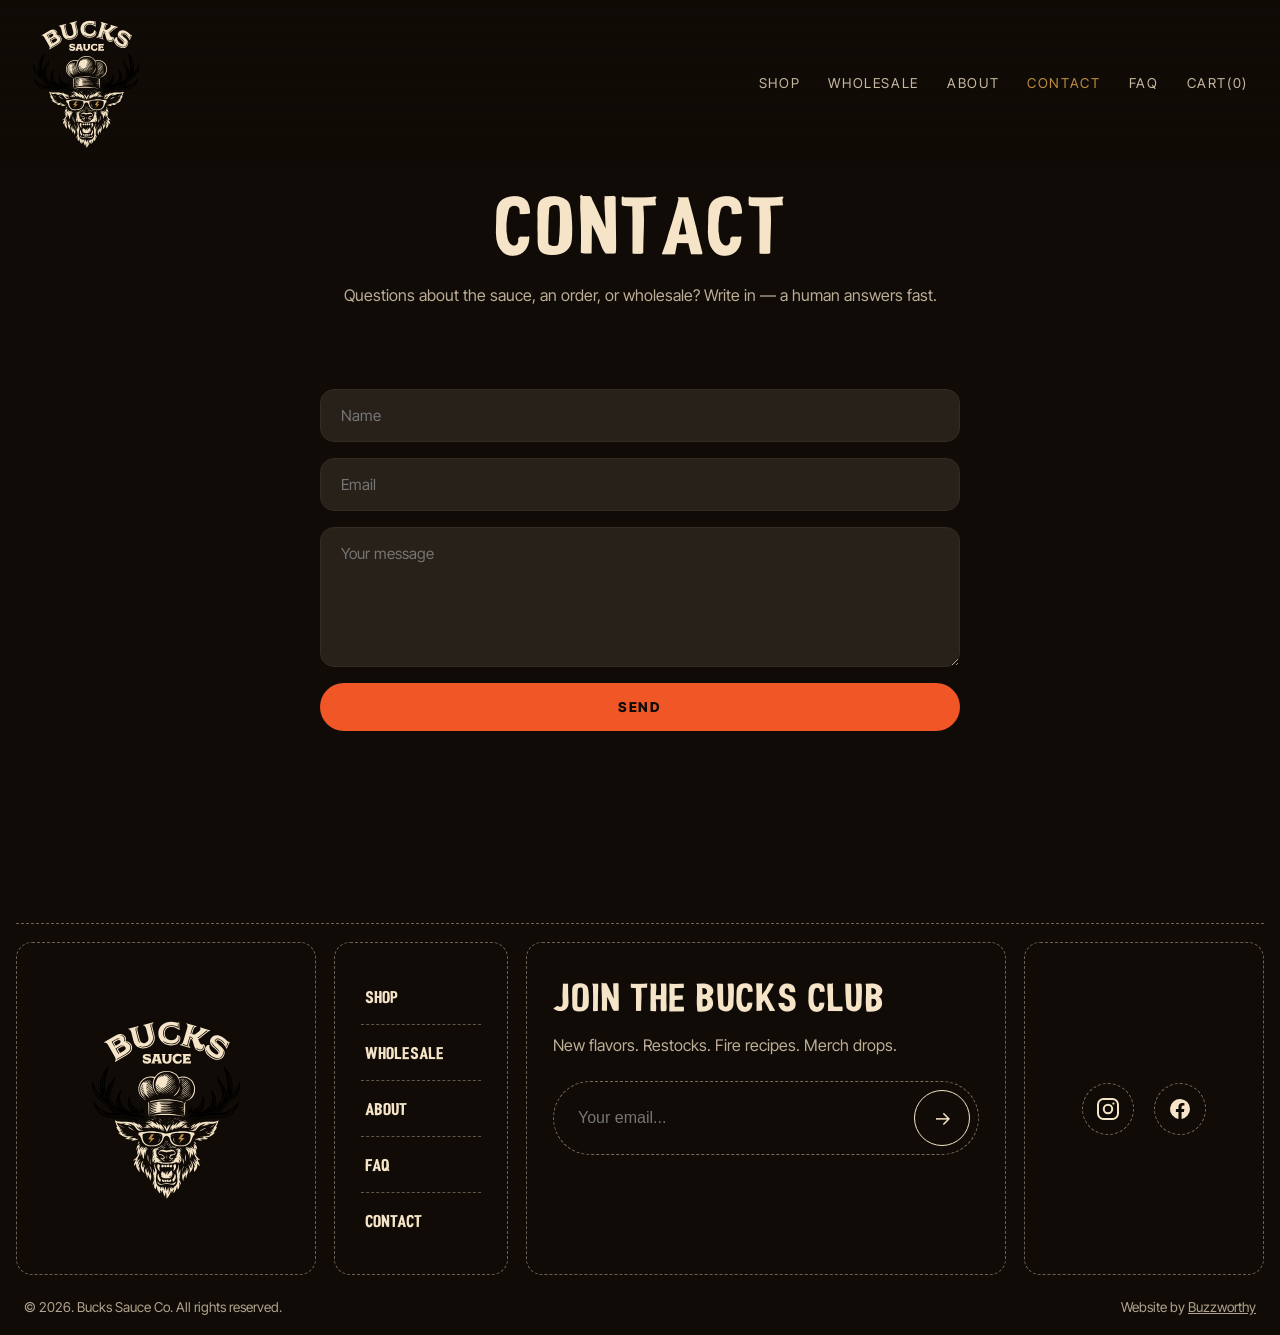
<file: contact.html>
<!DOCTYPE html>
<html lang="en">
<head>
  <meta charset="utf-8">
  <meta name="viewport" content="width=device-width, initial-scale=1">
  <title>Contact — Bucks Sauce Clone</title>
  <link rel="preconnect" href="https://fonts.googleapis.com">
  <link href="https://fonts.googleapis.com/css2?family=Inter+Tight:wght@400;600;700;800&family=Rye&display=swap" rel="stylesheet">
  <link rel="stylesheet" href="css/style.css">
  <link rel="stylesheet" href="css/sections.css">
</head>
<body>
  <nav class="nav">
    <a class="nav-logo" href="index.html"><img src="assets/bucks-logo.svg" alt="Bucks Sauce"></a>
    <div class="nav-links">
      <a href="shop.html">Shop</a>
      <a href="wholesale.html">Wholesale</a>
      <a href="about.html">About</a>
      <a href="contact.html" class="active">Contact</a>
      <a href="faq.html">FAQ</a>
      <a href="#" data-cart-open>Cart(<span class="cart-count">0</span>)</a>
    </div>
  </nav>

  <!-- Scrolled / mobile mini-nav -->
  <div class="nav-mini">
    <a class="antler-mark" href="index.html"><img src="assets/bucks-logo.svg" alt="Bucks Sauce"></a>
    <div class="nav-mini-right">
      <a class="pill-btn" href="shop.html" style="text-decoration:none;display:inline-block;">Get Sauce</a>
      <button class="icon-btn" data-cart-open aria-label="Cart">🧺</button>
      <button class="icon-btn" id="burger" aria-label="Menu">☰</button>
    </div>
  </div>
  <div class="burger-menu" id="burger-menu">
    <a href="shop.html">Shop</a>
    <a href="wholesale.html">Wholesale</a>
    <a href="about.html">About</a>
    <a href="contact.html">Contact</a>
    <a href="faq.html">FAQ</a>
  </div>


  <header class="page-hero">
    <h1>Contact</h1>
    <p class="sub">Questions about the sauce, an order, or wholesale? Write in — a human answers fast.</p>
  </header>

  <main class="wrap">
    <div class="form-grid">
      <input type="text" placeholder="Name" required>
      <input type="email" placeholder="Email" required>
      <textarea placeholder="Your message"></textarea>
      <button class="btn btn-orange" onclick="alert('Contact form is a demo stub.')">
        <span class="lbl">Send</span><span class="lbl-hover">Send</span>
      </button>
    </div>
  </main>

  <!-- Footer -->
  <footer class="footer2">
    <div class="f-grid">
      <div class="f-box f-logo"><img src="assets/bucks-logo.svg" alt="Bucks Sauce"></div>
      <div class="f-box f-links">
        <a href="shop.html">Shop</a>
        <a href="wholesale.html">Wholesale</a>
        <a href="about.html">About</a>
        <a href="faq.html">FAQ</a>
        <a href="contact.html">Contact</a>
      </div>
      <div class="f-box f-club">
        <h2>Join the Bucks Club</h2>
        <p>New flavors. Restocks. Fire recipes. Merch drops.</p>
        <form class="f-mail" onsubmit="event.preventDefault(); this.querySelector('input').value=''; alert('Subscribed (demo).');">
          <input type="email" placeholder="Your email..." required>
          <button type="submit" aria-label="Subscribe">→</button>
        </form>
      </div>
      <div class="f-box f-social">
        <a href="https://www.instagram.com" target="_blank" rel="noopener" aria-label="Instagram"><svg viewBox="0 0 24 24" width="24" height="24" fill="none" stroke="currentColor" stroke-width="2" stroke-linecap="round" stroke-linejoin="round"><rect x="2" y="2" width="20" height="20" rx="5.5"/><circle cx="12" cy="12" r="4.2"/><circle cx="17.4" cy="6.6" r="1.1" fill="currentColor" stroke="none"/></svg></a>
        <a href="https://www.facebook.com" target="_blank" rel="noopener" aria-label="Facebook"><svg viewBox="0 0 24 24" width="24" height="24" fill="currentColor"><path d="M22 12a10 10 0 1 0-11.56 9.88v-6.99H7.9V12h2.54V9.85c0-2.5 1.49-3.89 3.78-3.89 1.09 0 2.24.2 2.24.2v2.46h-1.26c-1.24 0-1.63.77-1.63 1.56V12h2.78l-.44 2.89h-2.34v6.99A10 10 0 0 0 22 12z"/></svg></a>
      </div>
    </div>
    <div class="f-bottom">
      <div>© 2026. Bucks Sauce Co. All rights reserved.</div>
      <div>Website by <a href="https://buzzworthystudio.com" target="_blank" rel="noopener">Buzzworthy</a></div>
    </div>
  </footer>

  <div id="cart-overlay"></div>
  <aside id="cart-drawer" aria-label="Cart">
    <div class="cart-head"><h3>Your Cart</h3><button class="cart-close" data-cart-close aria-label="Close cart">×</button></div>
    <div id="best-value" class="best-value" style="display:none;">Best value: grab a 3-pack, save some bucks</div>
    <div class="cart-items" id="cart-items"></div>
    <div class="cart-foot">
      <div class="cart-total"><span>Total</span><span id="cart-total">$0.00</span></div>
      <div id="ship-note" style="font-size:0.8rem;opacity:0.7;margin-bottom:12px;"></div>
      <button class="btn btn-orange" onclick="alert('Checkout is a demo stub.')"><span class="lbl">Checkout</span><span class="lbl-hover">Checkout</span></button>
    </div>
  </aside>

  <script src="js/data.js"></script>
  <script src="js/main.js"></script>
</body>
</html>
</file>
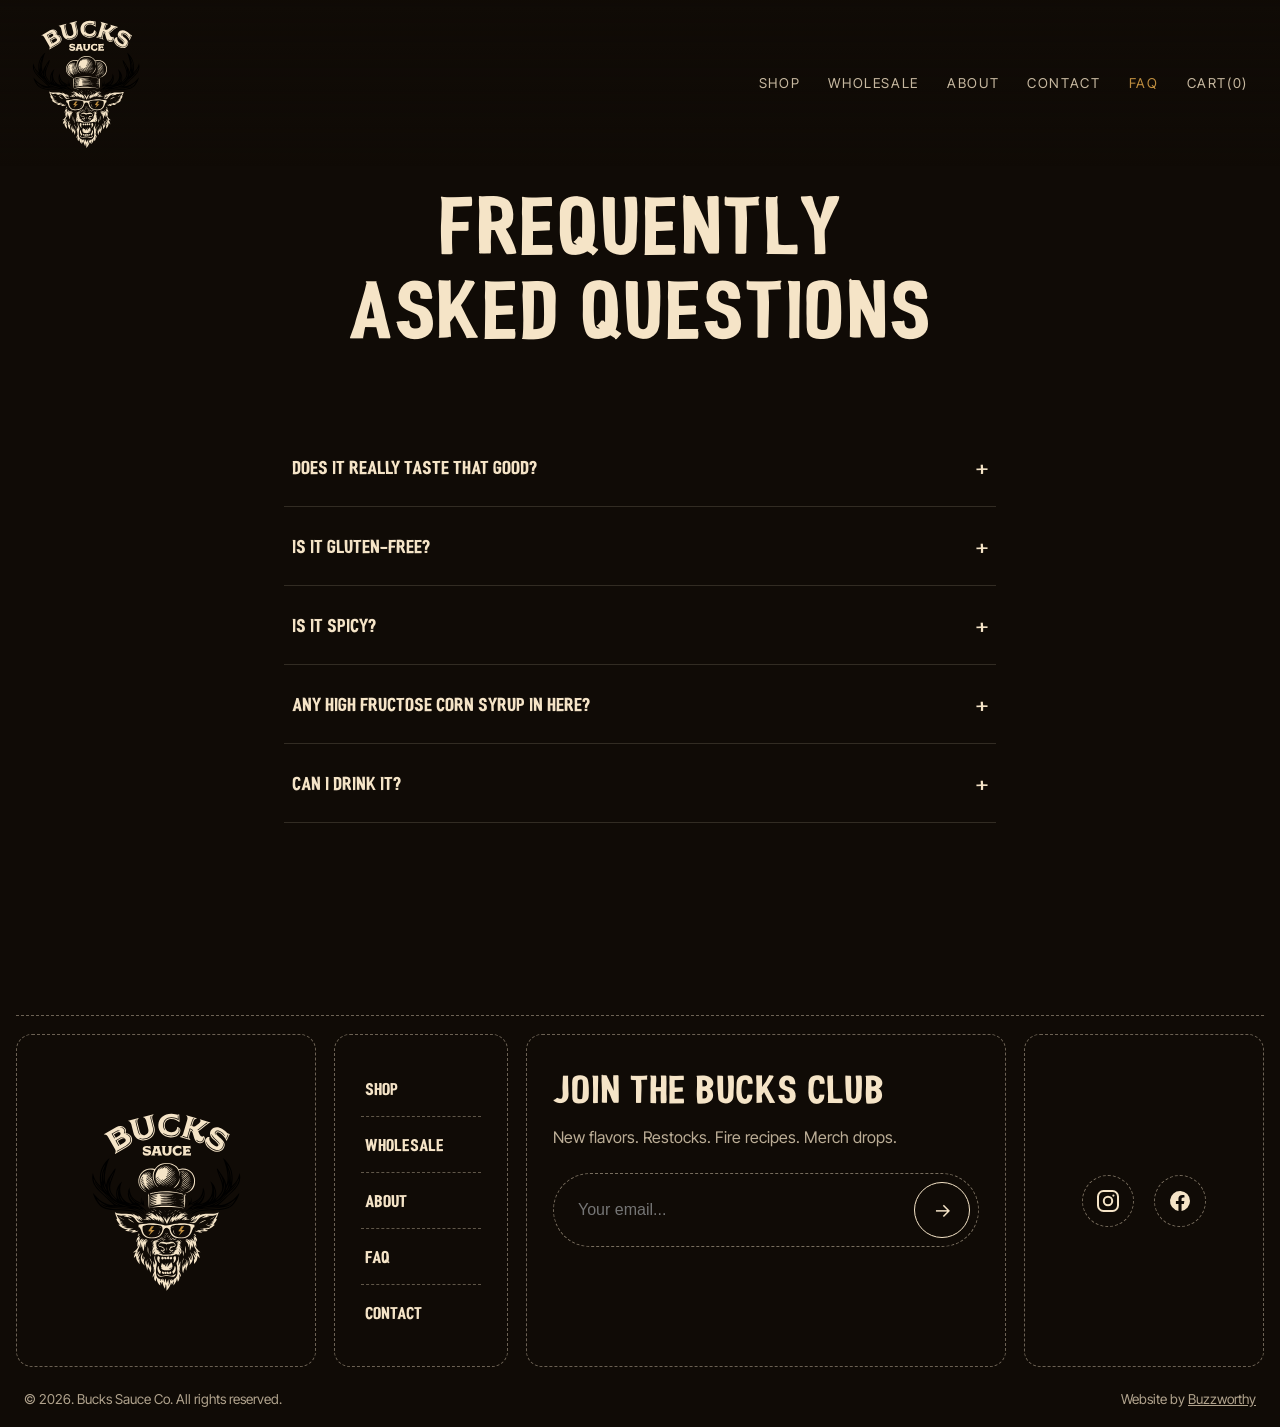
<file: faq.html>
<!DOCTYPE html>
<html lang="en">
<head>
  <meta charset="utf-8">
  <meta name="viewport" content="width=device-width, initial-scale=1">
  <title>FAQ — Bucks Sauce Clone</title>
  <link rel="preconnect" href="https://fonts.googleapis.com">
  <link href="https://fonts.googleapis.com/css2?family=Inter+Tight:wght@400;600;700;800&family=Rye&display=swap" rel="stylesheet">
  <link rel="stylesheet" href="css/style.css">
  <link rel="stylesheet" href="css/sections.css">
</head>
<body>
  <nav class="nav">
    <a class="nav-logo" href="index.html"><img src="assets/bucks-logo.svg" alt="Bucks Sauce"></a>
    <div class="nav-links">
      <a href="shop.html">Shop</a>
      <a href="wholesale.html">Wholesale</a>
      <a href="about.html">About</a>
      <a href="contact.html">Contact</a>
      <a href="faq.html" class="active">FAQ</a>
      <a href="#" data-cart-open>Cart(<span class="cart-count">0</span>)</a>
    </div>
  </nav>

  <!-- Scrolled / mobile mini-nav -->
  <div class="nav-mini">
    <a class="antler-mark" href="index.html"><img src="assets/bucks-logo.svg" alt="Bucks Sauce"></a>
    <div class="nav-mini-right">
      <a class="pill-btn" href="shop.html" style="text-decoration:none;display:inline-block;">Get Sauce</a>
      <button class="icon-btn" data-cart-open aria-label="Cart">🧺</button>
      <button class="icon-btn" id="burger" aria-label="Menu">☰</button>
    </div>
  </div>
  <div class="burger-menu" id="burger-menu">
    <a href="shop.html">Shop</a>
    <a href="wholesale.html">Wholesale</a>
    <a href="about.html">About</a>
    <a href="contact.html">Contact</a>
    <a href="faq.html">FAQ</a>
  </div>


  <header class="page-hero">
    <h1>Frequently<br>Asked Questions</h1>
  </header>

  <main class="wrap faq-list">
    <div class="faq-item">
      <button class="faq-q">Does it really taste that good? <span class="plus">+</span></button>
      <div class="faq-a"><div><p>Yes. We took second place at a Philadelphia hot-sauce festival on our first try, and the reviews section writes itself. Order a bottle and settle it in your own kitchen.</p></div></div>
    </div>
    <div class="faq-item">
      <button class="faq-q">Is it gluten-free? <span class="plus">+</span></button>
      <div class="faq-a"><div><p>Every flavor is gluten-free. No wheat-based thickeners, no sneaky soy sauce, no drama for your diet.</p></div></div>
    </div>
    <div class="faq-item">
      <button class="faq-q">Is it spicy? <span class="plus">+</span></button>
      <div class="faq-a"><div><p>Depends on your weapon. Pineapple Sriracha is a gentle warm-up, Cherry Garlic is sweet-savory with a nudge, and Habanero Garlic means it.</p></div></div>
    </div>
    <div class="faq-item">
      <button class="faq-q">Any high fructose corn syrup in here? <span class="plus">+</span></button>
      <div class="faq-a"><div><p>None. Sweetness comes from real fruit and real sugar, not a lab. Same story for seed oils and preservatives: not invited.</p></div></div>
    </div>
    <div class="faq-item">
      <button class="faq-q">Can I drink it? <span class="plus">+</span></button>
      <div class="faq-a"><div><p>Legally, we must say it's a condiment. Practically, we can't stop you, and honestly we'd respect it.</p></div></div>
    </div>
  </main>

  <!-- Footer -->
  <footer class="footer2">
    <div class="f-grid">
      <div class="f-box f-logo"><img src="assets/bucks-logo.svg" alt="Bucks Sauce"></div>
      <div class="f-box f-links">
        <a href="shop.html">Shop</a>
        <a href="wholesale.html">Wholesale</a>
        <a href="about.html">About</a>
        <a href="faq.html">FAQ</a>
        <a href="contact.html">Contact</a>
      </div>
      <div class="f-box f-club">
        <h2>Join the Bucks Club</h2>
        <p>New flavors. Restocks. Fire recipes. Merch drops.</p>
        <form class="f-mail" onsubmit="event.preventDefault(); this.querySelector('input').value=''; alert('Subscribed (demo).');">
          <input type="email" placeholder="Your email..." required>
          <button type="submit" aria-label="Subscribe">→</button>
        </form>
      </div>
      <div class="f-box f-social">
        <a href="https://www.instagram.com" target="_blank" rel="noopener" aria-label="Instagram"><svg viewBox="0 0 24 24" width="24" height="24" fill="none" stroke="currentColor" stroke-width="2" stroke-linecap="round" stroke-linejoin="round"><rect x="2" y="2" width="20" height="20" rx="5.5"/><circle cx="12" cy="12" r="4.2"/><circle cx="17.4" cy="6.6" r="1.1" fill="currentColor" stroke="none"/></svg></a>
        <a href="https://www.facebook.com" target="_blank" rel="noopener" aria-label="Facebook"><svg viewBox="0 0 24 24" width="24" height="24" fill="currentColor"><path d="M22 12a10 10 0 1 0-11.56 9.88v-6.99H7.9V12h2.54V9.85c0-2.5 1.49-3.89 3.78-3.89 1.09 0 2.24.2 2.24.2v2.46h-1.26c-1.24 0-1.63.77-1.63 1.56V12h2.78l-.44 2.89h-2.34v6.99A10 10 0 0 0 22 12z"/></svg></a>
      </div>
    </div>
    <div class="f-bottom">
      <div>© 2026. Bucks Sauce Co. All rights reserved.</div>
      <div>Website by <a href="https://buzzworthystudio.com" target="_blank" rel="noopener">Buzzworthy</a></div>
    </div>
  </footer>

  <div id="cart-overlay"></div>
  <aside id="cart-drawer" aria-label="Cart">
    <div class="cart-head"><h3>Your Cart</h3><button class="cart-close" data-cart-close aria-label="Close cart">×</button></div>
    <div id="best-value" class="best-value" style="display:none;">Best value: grab a 3-pack, save some bucks</div>
    <div class="cart-items" id="cart-items"></div>
    <div class="cart-foot">
      <div class="cart-total"><span>Total</span><span id="cart-total">$0.00</span></div>
      <div id="ship-note" style="font-size:0.8rem;opacity:0.7;margin-bottom:12px;"></div>
      <button class="btn btn-orange" onclick="alert('Checkout is a demo stub.')"><span class="lbl">Checkout</span><span class="lbl-hover">Checkout</span></button>
    </div>
  </aside>

  <script src="js/data.js"></script>
  <script src="js/main.js"></script>
</body>
</html>
</file>
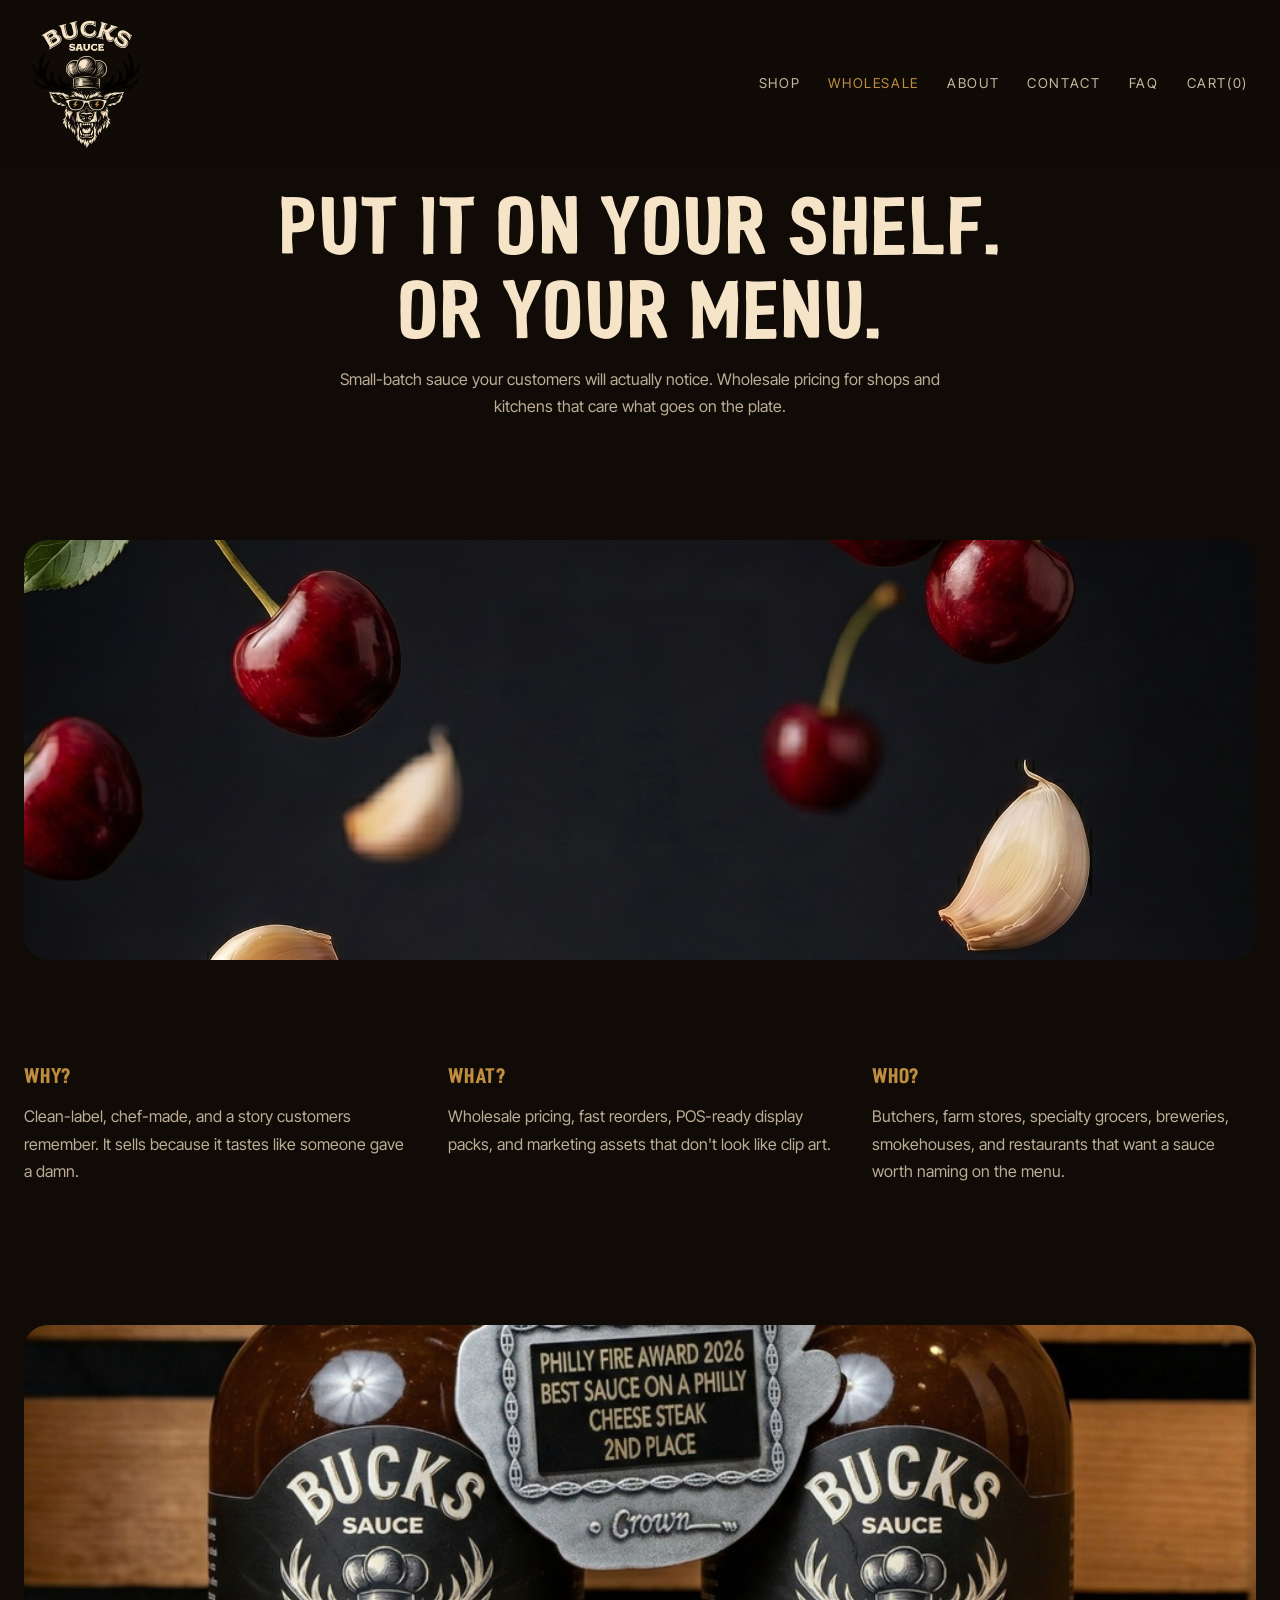
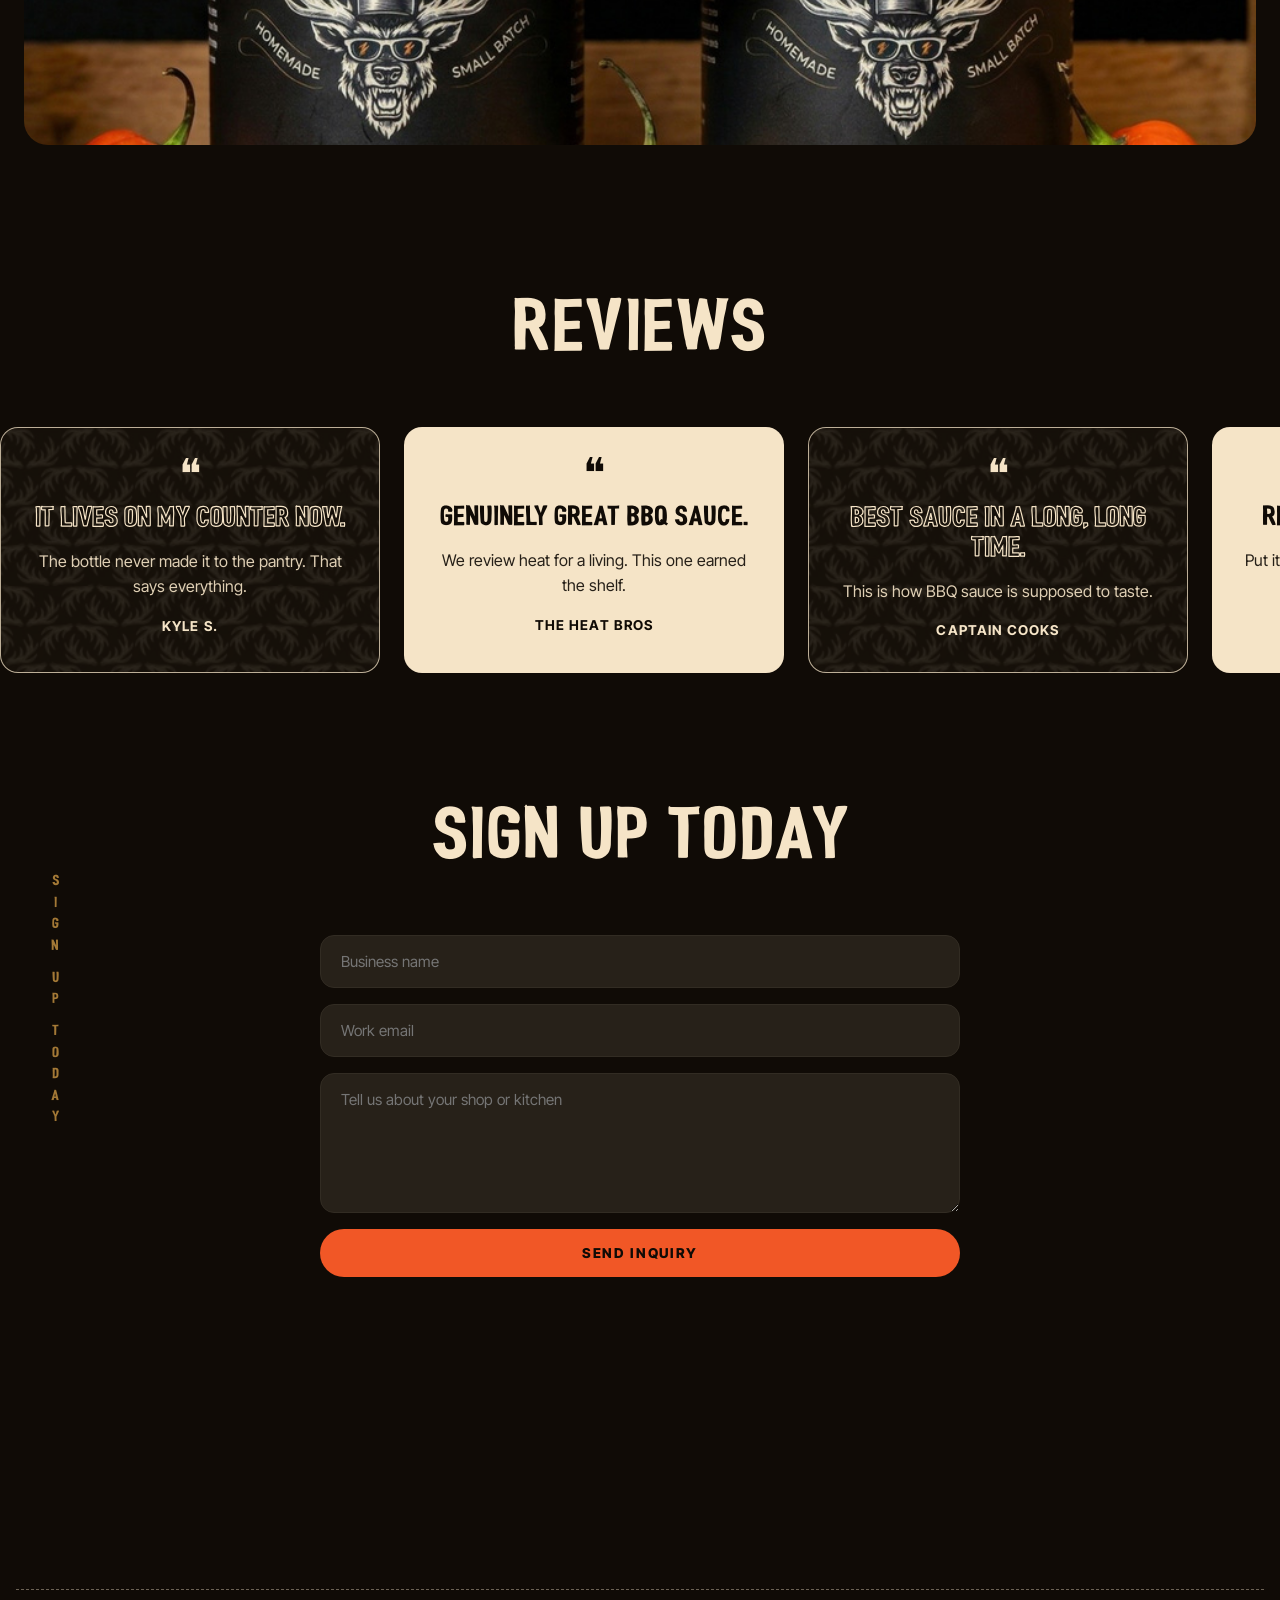
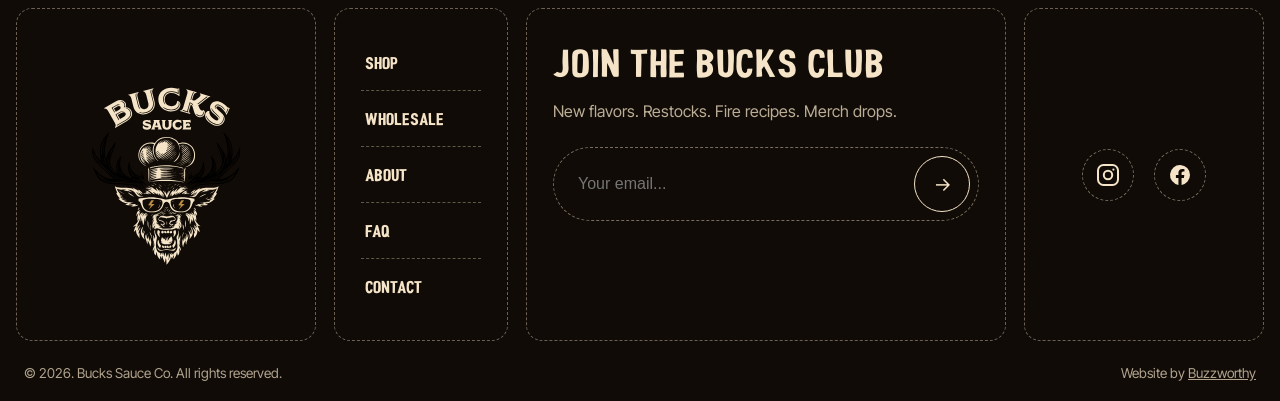
<file: wholesale.html>
<!DOCTYPE html>
<html lang="en">
<head>
  <meta charset="utf-8">
  <meta name="viewport" content="width=device-width, initial-scale=1">
  <title>Wholesale — Bucks Sauce Clone</title>
  <link rel="preconnect" href="https://fonts.googleapis.com">
  <link href="https://fonts.googleapis.com/css2?family=Inter+Tight:wght@400;600;700;800&family=Rye&display=swap" rel="stylesheet">
  <link rel="stylesheet" href="css/style.css">
  <link rel="stylesheet" href="css/sections.css">
</head>
<body>
  <nav class="nav">
    <a class="nav-logo" href="index.html"><img src="assets/bucks-logo.svg" alt="Bucks Sauce"></a>
    <div class="nav-links">
      <a href="shop.html">Shop</a>
      <a href="wholesale.html" class="active">Wholesale</a>
      <a href="about.html">About</a>
      <a href="contact.html">Contact</a>
      <a href="faq.html">FAQ</a>
      <a href="#" data-cart-open>Cart(<span class="cart-count">0</span>)</a>
    </div>
  </nav>

  <!-- Scrolled / mobile mini-nav -->
  <div class="nav-mini">
    <a class="antler-mark" href="index.html"><img src="assets/bucks-logo.svg" alt="Bucks Sauce"></a>
    <div class="nav-mini-right">
      <a class="pill-btn" href="shop.html" style="text-decoration:none;display:inline-block;">Get Sauce</a>
      <button class="icon-btn" data-cart-open aria-label="Cart">🧺</button>
      <button class="icon-btn" id="burger" aria-label="Menu">☰</button>
    </div>
  </div>
  <div class="burger-menu" id="burger-menu">
    <a href="shop.html">Shop</a>
    <a href="wholesale.html">Wholesale</a>
    <a href="about.html">About</a>
    <a href="contact.html">Contact</a>
    <a href="faq.html">FAQ</a>
  </div>


  <header class="page-hero">
    <h1>Put It on Your Shelf.<br>Or Your Menu.</h1>
    <p class="sub">Small-batch sauce your customers will actually notice. Wholesale pricing for shops and kitchens that care what goes on the plate.</p>
  </header>

  <main class="wrap">
    <img class="ws-img reveal" src="assets/wholesale-CTA.jpg" alt="Bottles lined up for wholesale">
    <div class="ws-3col">
      <div class="reveal">
        <h3>Why?</h3>
        <p>Clean-label, chef-made, and a story customers remember. It sells because it tastes like someone gave a damn.</p>
      </div>
      <div class="reveal">
        <h3>What?</h3>
        <p>Wholesale pricing, fast reorders, POS-ready display packs, and marketing assets that don't look like clip art.</p>
      </div>
      <div class="reveal">
        <h3>Who?</h3>
        <p>Butchers, farm stores, specialty grocers, breweries, smokehouses, and restaurants that want a sauce worth naming on the menu.</p>
      </div>
    </div>
    <img class="ws-img reveal" src="assets/Philly-Sauce-Fest-Award-site.jpg" alt="Festival award">
  </main>

  <section class="reviews">
    <h2 class="section-title">Reviews</h2>
    <div class="marquee" id="marquee"></div>
  </section>

  <section class="bundles ws-signup" style="padding-top:20px;">
    <div class="vert-label vert-label--ws" data-vert="SIGN UP TODAY" aria-hidden="true"></div>
    <div class="wrap">
      <h2 class="section-title">Sign Up Today</h2>
      <div class="form-grid">
        <input type="text" placeholder="Business name" required>
        <input type="email" placeholder="Work email" required>
        <textarea placeholder="Tell us about your shop or kitchen"></textarea>
        <button class="btn btn-orange" onclick="alert('Wholesale form is a demo stub.')">
          <span class="lbl">Send Inquiry</span><span class="lbl-hover">Send Inquiry</span>
        </button>
      </div>
    </div>
  </section>

  <!-- Footer -->
  <footer class="footer2">
    <div class="f-grid">
      <div class="f-box f-logo"><img src="assets/bucks-logo.svg" alt="Bucks Sauce"></div>
      <div class="f-box f-links">
        <a href="shop.html">Shop</a>
        <a href="wholesale.html">Wholesale</a>
        <a href="about.html">About</a>
        <a href="faq.html">FAQ</a>
        <a href="contact.html">Contact</a>
      </div>
      <div class="f-box f-club">
        <h2>Join the Bucks Club</h2>
        <p>New flavors. Restocks. Fire recipes. Merch drops.</p>
        <form class="f-mail" onsubmit="event.preventDefault(); this.querySelector('input').value=''; alert('Subscribed (demo).');">
          <input type="email" placeholder="Your email..." required>
          <button type="submit" aria-label="Subscribe">→</button>
        </form>
      </div>
      <div class="f-box f-social">
        <a href="https://www.instagram.com" target="_blank" rel="noopener" aria-label="Instagram"><svg viewBox="0 0 24 24" width="24" height="24" fill="none" stroke="currentColor" stroke-width="2" stroke-linecap="round" stroke-linejoin="round"><rect x="2" y="2" width="20" height="20" rx="5.5"/><circle cx="12" cy="12" r="4.2"/><circle cx="17.4" cy="6.6" r="1.1" fill="currentColor" stroke="none"/></svg></a>
        <a href="https://www.facebook.com" target="_blank" rel="noopener" aria-label="Facebook"><svg viewBox="0 0 24 24" width="24" height="24" fill="currentColor"><path d="M22 12a10 10 0 1 0-11.56 9.88v-6.99H7.9V12h2.54V9.85c0-2.5 1.49-3.89 3.78-3.89 1.09 0 2.24.2 2.24.2v2.46h-1.26c-1.24 0-1.63.77-1.63 1.56V12h2.78l-.44 2.89h-2.34v6.99A10 10 0 0 0 22 12z"/></svg></a>
      </div>
    </div>
    <div class="f-bottom">
      <div>© 2026. Bucks Sauce Co. All rights reserved.</div>
      <div>Website by <a href="https://buzzworthystudio.com" target="_blank" rel="noopener">Buzzworthy</a></div>
    </div>
  </footer>

  <div id="cart-overlay"></div>
  <aside id="cart-drawer" aria-label="Cart">
    <div class="cart-head"><h3>Your Cart</h3><button class="cart-close" data-cart-close aria-label="Close cart">×</button></div>
    <div id="best-value" class="best-value" style="display:none;">Best value: grab a 3-pack, save some bucks</div>
    <div class="cart-items" id="cart-items"></div>
    <div class="cart-foot">
      <div class="cart-total"><span>Total</span><span id="cart-total">$0.00</span></div>
      <div id="ship-note" style="font-size:0.8rem;opacity:0.7;margin-bottom:12px;"></div>
      <button class="btn btn-orange" onclick="alert('Checkout is a demo stub.')"><span class="lbl">Checkout</span><span class="lbl-hover">Checkout</span></button>
    </div>
  </aside>

  <script src="js/data.js"></script>
  <script src="js/main.js"></script>
</body>
</html>
</file>
<file: css/style.css>
/* ============ Fonts (pulled from live site; Peperoncino Sans is a licensed
   commercial face — keep local-only unless licensed) ============ */
@font-face {
  font-family: "Peperoncino Sans";
  src: url("../assets/fonts/PeperoncinoSans.woff") format("woff");
  font-display: swap;
}
@font-face {
  font-family: "Inter Tight Local";
  src: url("../assets/fonts/InterTight.woff2") format("woff2");
  font-weight: 100 900;
  font-display: swap;
}

/* ============ Tokens ============ */
:root {
  --ink: #100b06;
  --ink-2: #272119;
  --brown: #322c23;
  --cream: #f5e4c7;
  --gold: #be8d3f;
  --orange: #f15726;
  --red: #da1f27;
  --font-display: "Peperoncino Sans", "Rye", serif;
  --font-body: "Inter Tight", "Inter Tight Local", sans-serif;
}

* { margin: 0; padding: 0; box-sizing: border-box; }
html { scroll-behavior: smooth; }
body {
  background: var(--ink);
  color: var(--cream);
  font-family: var(--font-body);
  overflow-x: hidden;
}
img { max-width: 100%; display: block; }
a { color: inherit; text-decoration: none; }
button { font-family: inherit; cursor: pointer; }

h1, h2, h3, .display { font-family: var(--font-display); text-transform: uppercase; font-weight: 400; letter-spacing: 0.02em; }

.wrap { max-width: 1280px; margin: 0 auto; padding: 0 24px; }

/* ============ Loader ============ */
#loader {
  position: fixed; inset: 0; z-index: 100;
  background: var(--ink);
  display: grid; place-items: center;
  transition: opacity 0.6s ease, visibility 0.6s;
}
#loader.done { opacity: 0; visibility: hidden; }
.loader-rings { position: relative; width: 100vmax; height: 100vmax; display: grid; place-items: center; }
.ring {
  position: absolute; border-radius: 50%;
  width: 8px; height: 8px;
  transform: scale(0);
}
.ring-gold { background: var(--gold); }
.ring-orange { background: var(--orange); }
.ring-red { background: var(--red); }
.ring-ink { background: var(--ink); }
.loader-logo { position: absolute; opacity: 0; text-align: center; }
.loader-logo img { width: 140px; margin: 0 auto; }

/* ============ Nav ============ */
.nav {
  position: fixed; top: 0; left: 0; right: 0; z-index: 50;
  display: flex; align-items: center; justify-content: space-between;
  padding: 18px 32px;
  mix-blend-mode: normal;
  background: linear-gradient(to bottom, rgba(16,11,6,0.85), transparent);
}
.nav-logo { font-family: var(--font-display); font-size: 1.3rem; letter-spacing: 0.05em; }
.nav-logo img { width: 108px; height: auto; }
.nav--hero { align-items: flex-start; background: none; transition: transform 0.35s ease, opacity 0.35s ease; }
.nav--hero .nav-links { margin-top: 14px; font-weight: 700; font-size: 1rem; font-family: var(--font-display); letter-spacing: 0.06em; }
body.scrolled .nav--hero { transform: translateY(-24px); opacity: 0; pointer-events: none; }

/* Scrolled mini-nav: antler mark + GET SAUCE + basket + burger */
.nav-mini {
  position: fixed; top: 0; left: 0; right: 0; z-index: 60;
  display: flex; align-items: center; justify-content: space-between;
  padding: 16px 28px;
  transform: translateY(-110%); opacity: 0;
  transition: transform 0.35s ease, opacity 0.35s ease;
}
body.scrolled .nav-mini { transform: none; opacity: 1; }
.antler-mark { width: 150px; height: 52px; overflow: hidden; display: block; }
.antler-mark img {
  width: 150px; clip-path: inset(16% 0 54% 0);
  transform: translateY(-16%);
}
.nav-mini-right { display: flex; gap: 12px; align-items: center; }
.pill-btn {
  background: var(--cream); color: var(--ink); border: none;
  font-family: var(--font-display); font-size: 1rem; letter-spacing: 0.06em;
  padding: 18px 40px; border-radius: 10px; text-transform: uppercase;
  transition: transform 0.2s;
}
.pill-btn:hover { transform: scale(1.04); }
.icon-btn {
  width: 62px; height: 62px; border-radius: 10px;
  background: transparent; border: 2px solid var(--cream); color: var(--cream);
  display: grid; place-items: center; font-size: 1.3rem;
  transition: background 0.2s, color 0.2s;
}
.icon-btn:hover { background: var(--cream); color: var(--ink); }
.burger-menu {
  position: fixed; top: 92px; right: 28px; z-index: 59;
  background: var(--ink-2); border: 1px solid var(--brown); border-radius: 16px;
  padding: 18px 26px; display: none; flex-direction: column; gap: 12px;
  font-family: var(--font-display); text-transform: uppercase; letter-spacing: 0.08em;
}
.burger-menu.open { display: flex; }
.nav-links { display: flex; gap: 28px; font-size: 0.85rem; text-transform: uppercase; letter-spacing: 0.12em; }
.nav-links a { opacity: 0.8; transition: opacity 0.2s; }
.nav-links a:hover, .nav-links a.active { opacity: 1; color: var(--gold); }

/* ============ Hero (headline + product carousel, mirrors live site) ============ */
.hero2 { position: relative; overflow: hidden; padding-top: 120px; }
.hero2-headline {
  font-family: var(--font-display);
  text-transform: uppercase;
  text-align: center;
  font-size: clamp(2.6rem, 6.94vw, 6.6rem);
  line-height: 0.88;
  max-width: 18ch;
  margin: 0 auto;
}
.hero2-headline .outline {
  color: transparent;
  -webkit-text-stroke: 2.5px var(--cream);
}
.carousel { position: relative; margin-top: 60px; min-height: 78vh; }
.car-rule {
  position: relative;
  border-top: 1px dashed rgba(245, 228, 199, 0.35);
  margin: 0 12px;
}
.car-rule .lbl-left, .car-rule .lbl-right {
  position: absolute; top: -0.75em;
  background: var(--ink); padding: 0 14px;
  font-size: 0.92rem; letter-spacing: 0.08em; text-transform: uppercase;
  font-weight: 400;
}
.car-rule .lbl-left { left: 140px; opacity: 0.8; }
.car-rule .lbl-right { right: 140px; }
.car-stage { position: relative; height: 72vh; display: grid; place-items: end center; }
.car-line {
  position: absolute; z-index: 1; top: 63%; left: 0; right: 0;
  border-top: 1px dashed rgba(245, 228, 199, 0.35);
}
.car-circle {
  position: absolute; bottom: -8vh; left: 50%; transform: translateX(-50%);
  width: min(42vw, 520px); aspect-ratio: 1; border-radius: 50%;
  transition: background 0.5s ease;
}
.car-bottle {
  position: relative; z-index: 2;
  height: 80vh; margin-bottom: -10vh;
  object-fit: contain;
  rotate: 2.5deg;
  transition: opacity 0.35s ease, transform 0.35s ease;
}
.car-bottle.swap { opacity: 0; transform: translateY(30px) scale(0.97); }
.car-chunk {
  position: absolute; z-index: 3;
  animation: floaty 5s ease-in-out infinite alternate;
  filter: drop-shadow(0 18px 26px rgba(0,0,0,0.5));
}
.chunk-a { width: clamp(110px, 12vw, 200px); top: 6%; right: 27%; }
.chunk-wrap {
  position: absolute; z-index: 3;
  top: 36%; left: 31%;
  width: clamp(180px, 15.5vw, 290px);
  animation: floaty 5s ease-in-out infinite alternate;
  animation-delay: -2.5s;
  filter: drop-shadow(0 18px 26px rgba(0,0,0,0.5));
}
.chunk-wrap > img { width: 100%; display: block; }
.chunk-face {
  position: absolute; z-index: 4;
  top: 26%; left: 16%;
  width: 66%; height: 66%;
  pointer-events: none;
}
.car-stage .car-shop.btn {
  position: absolute; z-index: 5; bottom: 3%; left: 50%; transform: translateX(-50%);
  font-size: 1.25rem; padding: 22px 60px;
}
@keyframes floaty { from { transform: translateY(-12px) rotate(-4deg); } to { transform: translateY(14px) rotate(5deg); } }
.car-arrow {
  position: absolute; z-index: 4; top: 58%;
  width: 104px; height: 104px; border-radius: 50%;
  background: var(--cream); color: var(--ink);
  border: none; font-size: 1.5rem;
  display: grid; place-items: center;
  transition: transform 0.2s;
}
.car-arrow:hover { transform: scale(1.08); }
.car-arrow.prev { left: 10vw; }
.car-arrow.next { right: 10vw; }
@media (max-width: 820px) {
  .car-rule .lbl-left { left: 20px; }
  .car-rule .lbl-right { right: 20px; }
  .car-arrow.prev { left: 4vw; }
  .car-arrow.next { right: 4vw; }
  .car-arrow { width: 64px; height: 64px; }
}

/* ============ Buttons ============ */
.btn {
  display: inline-block; position: relative; overflow: hidden;
  background: var(--cream); color: var(--ink);
  padding: 16px 36px; border-radius: 999px; border: none;
  font-weight: 800; text-transform: uppercase; letter-spacing: 0.12em; font-size: 0.85rem;
}
.btn .lbl { display: block; transition: transform 0.3s; }
.btn .lbl-hover {
  position: absolute; inset: 0; display: grid; place-items: center;
  transform: translateY(100%); transition: transform 0.3s;
}
.btn:hover .lbl { transform: translateY(-100%); }
.btn:hover .lbl-hover { transform: translateY(0); }
.btn-orange { background: var(--orange); color: var(--ink); }
.btn-outline { background: transparent; color: var(--cream); border: 2px solid var(--cream); }

/* ============ Manifesto ============ */
.manifesto { padding: 120px 0; text-align: center; }
.manifesto p {
  font-size: clamp(1.4rem, 3vw, 2.2rem); line-height: 1.4;
  max-width: 900px; margin: 0 auto;
  text-transform: uppercase; font-weight: 700; letter-spacing: 0.02em;
}
.manifesto em { color: var(--gold); font-style: normal; }

/* ============ Free-from badges ============ */
.freefrom { padding: 60px 0 120px; }
.freefrom-grid {
  display: grid; grid-template-columns: repeat(auto-fit, minmax(220px, 1fr));
  gap: 40px; text-align: center;
}
.badge img { height: 90px; margin: 0 auto 18px; }
.badge h3 { font-size: 1.1rem; margin-bottom: 10px; color: var(--gold); }
.badge p { font-size: 0.9rem; line-height: 1.6; opacity: 0.75; }

/* ============ Products ============ */
.products { padding: 100px 0; }
.section-title {
  font-size: clamp(2.4rem, 6vw, 4.5rem); text-align: center; line-height: 1;
  margin-bottom: 70px;
}
.section-title .accent { display: block; color: var(--orange); }
.product-grid { display: grid; grid-template-columns: repeat(auto-fit, minmax(300px, 1fr)); gap: 32px; }
.card {
  background: var(--ink-2); border-radius: 24px; padding: 36px 28px;
  text-align: center; position: relative; overflow: hidden;
  border: 1px solid var(--brown);
  transition: transform 0.3s, border-color 0.3s;
}
.card:hover { transform: translateY(-6px); }
.card[data-flavor="pineapple"]:hover { border-color: var(--gold); }
.card[data-flavor="habanero"]:hover { border-color: var(--orange); }
.card[data-flavor="cherry"]:hover { border-color: var(--red); }
.card .mascot { width: 70px; margin: 0 auto 8px; }
.card .bottle-wrap { position: relative; height: 320px; margin-bottom: 20px; }
.card .bottle-wrap img {
  position: absolute; inset: 0; margin: auto; height: 100%; width: auto;
  object-fit: contain; transition: opacity 0.4s;
}
.card .bottle-back { opacity: 0; }
.card:hover .bottle-front { opacity: 0; }
.card:hover .bottle-back { opacity: 1; }
.card h3 { font-size: 1.5rem; line-height: 1.1; margin-bottom: 12px; }
.card[data-flavor="pineapple"] h3 { color: var(--gold); }
.card[data-flavor="habanero"] h3 { color: var(--orange); }
.card[data-flavor="cherry"] h3 { color: var(--red); }
.card .tagline { font-size: 0.9rem; opacity: 0.8; line-height: 1.5; min-height: 3em; margin-bottom: 20px; white-space: pre-line; }
.card .price { font-weight: 800; font-size: 1.2rem; margin-bottom: 18px; }
.card .actions { display: flex; flex-direction: column; gap: 10px; align-items: center; }
.card .view-link { font-size: 0.8rem; letter-spacing: 0.15em; text-transform: uppercase; opacity: 0.7; }
.card .view-link:hover { opacity: 1; }

/* ============ Bundles ============ */
.bundles { padding: 120px 0; text-align: center; }
.bundle-toggle { display: inline-flex; gap: 0; margin-bottom: 50px; border: 2px solid var(--brown); border-radius: 999px; overflow: hidden; }
.bundle-toggle button {
  background: transparent; color: var(--cream); border: none;
  padding: 14px 34px; text-transform: uppercase; font-weight: 800; letter-spacing: 0.1em;
}
.bundle-toggle button.on { background: var(--orange); color: var(--ink); }
.bundle-figure img { max-height: 420px; margin: 0 auto 30px; object-fit: contain; }
.bundle-price { font-size: 1.6rem; font-weight: 800; margin-bottom: 20px; }

/* ============ Reviews marquee ============ */
.reviews { padding: 100px 0; overflow: hidden; }
.marquee { display: flex; gap: 24px; width: max-content; animation: marquee 40s linear infinite; }
.marquee:hover { animation-play-state: paused; }
@keyframes marquee { to { transform: translateX(-50%); } }

/* ============ Footer ============ */
footer { background: #0a0704; padding: 80px 0 30px; }
.club { text-align: center; margin-bottom: 70px; }
.club h2 { font-size: clamp(1.8rem, 4vw, 3rem); margin-bottom: 16px; }
.club p { opacity: 0.7; margin-bottom: 24px; }
.club form { display: flex; gap: 10px; justify-content: center; flex-wrap: wrap; }
.club input {
  background: var(--ink-2); border: 1px solid var(--brown); border-radius: 999px;
  color: var(--cream); padding: 14px 24px; min-width: 280px; font-family: inherit;
}
.footer-bottom {
  display: flex; justify-content: space-between; align-items: center; flex-wrap: wrap; gap: 16px;
  border-top: 1px solid var(--brown); padding-top: 26px;
  font-size: 0.8rem; opacity: 0.6;
}
.footer-links { display: flex; gap: 20px; text-transform: uppercase; letter-spacing: 0.1em; }

/* ============ Cart drawer ============ */
#cart-drawer {
  position: fixed; top: 0; right: 0; bottom: 0; width: min(420px, 100vw);
  background: var(--ink-2); z-index: 90; padding: 30px;
  transform: translateX(100%); transition: transform 0.35s ease;
  display: flex; flex-direction: column;
  border-left: 1px solid var(--brown);
}
#cart-drawer.open { transform: translateX(0); }
#cart-overlay {
  position: fixed; inset: 0; background: rgba(0,0,0,0.6); z-index: 80;
  opacity: 0; visibility: hidden; transition: opacity 0.3s;
}
#cart-overlay.open { opacity: 1; visibility: visible; }
.cart-head { display: flex; justify-content: space-between; align-items: center; margin-bottom: 24px; }
.cart-head h3 { font-size: 1.4rem; }
.cart-close { background: none; border: none; color: var(--cream); font-size: 1.6rem; }
.cart-items { flex: 1; overflow-y: auto; display: flex; flex-direction: column; gap: 16px; }
.cart-item { display: flex; gap: 14px; align-items: center; background: var(--ink); border-radius: 14px; padding: 12px; }
.cart-item img { width: 56px; height: 72px; object-fit: contain; }
.cart-item .ci-name { font-size: 0.85rem; font-weight: 700; text-transform: uppercase; }
.cart-item .ci-qty { display: flex; align-items: center; gap: 10px; margin-top: 6px; }
.cart-item .ci-qty button { background: var(--brown); color: var(--cream); border: none; width: 24px; height: 24px; border-radius: 6px; }
.cart-item .ci-price { margin-left: auto; font-weight: 700; }
.cart-empty { text-align: center; opacity: 0.6; margin-top: 60px; text-transform: uppercase; letter-spacing: 0.1em; line-height: 2; }
.cart-foot { border-top: 1px solid var(--brown); padding-top: 18px; margin-top: 18px; }
.cart-total { display: flex; justify-content: space-between; font-weight: 800; margin-bottom: 14px; text-transform: uppercase; }
.cart-foot .btn { width: 100%; text-align: center; }
.best-value {
  background: var(--gold); color: var(--ink); font-size: 0.75rem; font-weight: 800;
  padding: 8px 14px; border-radius: 10px; margin-bottom: 14px; text-transform: uppercase;
  text-align: center;
}

/* ============ Page hero (interior pages) ============ */
.page-hero { padding: 180px 0 80px; text-align: center; }
.page-hero h1 { font-size: clamp(2.6rem, 7vw, 5rem); line-height: 1.05; }
.page-hero .sub { margin-top: 18px; opacity: 0.75; max-width: 620px; margin-left: auto; margin-right: auto; line-height: 1.7; }

/* ============ PDP ============ */
.pdp-hero { display: grid; grid-template-columns: 1fr 1fr; gap: 60px; align-items: center; padding: 160px 0 80px; position: relative; }
.pdp-bottle { position: relative; height: 560px; }
.pdp-bottle img { position: absolute; inset: 0; margin: auto; height: 100%; object-fit: contain; transition: opacity 0.4s; }
.pdp-bottle .back { opacity: 0; }
.pdp-bottle:hover .front { opacity: 0; }
.pdp-bottle:hover .back { opacity: 1; }
.pdp-info h1 { font-size: clamp(2.2rem, 5vw, 3.6rem); line-height: 1.05; margin-bottom: 16px; }
.pdp-info .tagline { opacity: 0.85; margin-bottom: 26px; font-size: 1.05rem; white-space: pre-line; }
.taste-arc { margin: 30px 0; display: grid; gap: 14px; }
.taste-arc .step { display: flex; gap: 14px; align-items: baseline; }
.taste-arc .n { font-family: var(--font-display); color: var(--orange); }
.pairs { padding: 80px 0; text-align: center; }
.pairs-list { display: flex; flex-wrap: wrap; gap: 12px; justify-content: center; margin-top: 24px; }
.pairs-list span { border: 1px solid var(--brown); border-radius: 999px; padding: 10px 20px; text-transform: uppercase; font-size: 0.8rem; letter-spacing: 0.1em; }
.food-grid { display: grid; grid-template-columns: 1fr 1fr; gap: 20px; padding: 60px 0; }
.food-grid img { border-radius: 20px; width: 100%; height: 380px; object-fit: cover; }

/* ============ FAQ ============ */
.faq-list { max-width: 760px; margin: 0 auto; padding-bottom: 120px; }
.faq-item { border-bottom: 1px solid var(--brown); }
.faq-q {
  width: 100%; background: none; border: none; color: var(--cream);
  display: flex; justify-content: space-between; align-items: center;
  padding: 26px 8px; font-size: 1.15rem; font-family: var(--font-display); text-transform: uppercase;
  text-align: left;
}
.faq-q .plus { transition: transform 0.3s; }
.faq-item.open .plus { transform: rotate(45deg); }
.faq-a { display: grid; grid-template-rows: 0fr; transition: grid-template-rows 0.4s ease; }
.faq-item.open .faq-a { grid-template-rows: 1fr; }
.faq-a > div { overflow: hidden; }
.faq-a p { padding: 0 8px 26px; opacity: 0.75; line-height: 1.7; }

/* ============ Forms ============ */
.form-grid { max-width: 640px; margin: 0 auto; display: grid; gap: 16px; padding-bottom: 120px; }
.form-grid input, .form-grid textarea {
  background: var(--ink-2); border: 1px solid var(--brown); border-radius: 14px;
  color: var(--cream); padding: 16px 20px; font-family: inherit; font-size: 0.95rem;
}
.form-grid textarea { min-height: 140px; resize: vertical; }

/* ============ Wholesale ============ */
.ws-3col { display: grid; grid-template-columns: repeat(auto-fit, minmax(260px, 1fr)); gap: 40px; padding: 60px 0 100px; }
.ws-3col h3 { color: var(--gold); margin-bottom: 14px; font-size: 1.3rem; }
.ws-3col p { opacity: 0.75; line-height: 1.7; }
.ws-img { border-radius: 24px; width: 100%; height: 420px; object-fit: cover; margin: 40px 0; }

/* ============ Reveal on scroll ============ */
.reveal { opacity: 0; transform: translateY(40px); transition: opacity 0.7s ease, transform 0.7s ease; }
.reveal.in { opacity: 1; transform: none; }

@media (max-width: 820px) {
  .nav-links { display: none; }
  .pdp-hero { grid-template-columns: 1fr; }
  .food-grid { grid-template-columns: 1fr; }
  /* On mobile the full .nav-links are hidden, so surface the mini-nav (with its
     burger) at all times instead of only after a 260px scroll. */
  .nav, .nav--hero { display: none; }
  .nav-mini { transform: none; opacity: 1; padding: 12px 16px; }
  .nav-mini .pill-btn { padding: 12px 20px; font-size: 0.85rem; }
  .nav-mini .icon-btn { width: 48px; height: 48px; font-size: 1.1rem; }
  .antler-mark, .antler-mark img { width: 116px; }
  .burger-menu { top: 82px; }
}
@media (max-width: 440px) {
  .nav-mini .pill-btn { display: none; }
}
@media (prefers-reduced-motion: reduce) {
  .marquee { animation: none; }
  .reveal { opacity: 1; transform: none; transition: none; }
}
</file>
<file: css/sections.css>
/* ===== Deep-section styles mirroring live site ===== */

/* Arched titles */
.arc-title { text-align: center; font-size: clamp(3rem, 9vw, 7.5rem); line-height: 1; overflow: visible; }
.arc-title span { display: inline-block; will-change: transform; }

/* Manifesto emphasis */
.manifesto p em { color: var(--gold); font-style: normal; }

/* ===== Free-from: sticky stacking plates + blurred floating produce ===== */
.freefrom2 { position: relative; padding: 14vh 0 20vh; }
.ff-bg img {
  position: absolute; width: clamp(120px, 14vw, 260px);
  filter: blur(5px); opacity: 0.85; pointer-events: none;
  animation: floaty 6s ease-in-out infinite alternate;
}
.ff-cherry { top: 4%; left: 14%; }
.ff-habanero { top: 6%; right: 12%; animation-delay: -2s; }
.ff-onion { bottom: 18%; left: 6%; animation-delay: -3.5s; }
.ff-garlic { top: 38%; right: 4%; animation-delay: -1s; }
.ff-chilli { bottom: 4%; right: 18%; animation-delay: -4.5s; }
.ff-stack { max-width: 660px; margin: 0 auto; position: relative; padding: 0 20px; }
.ff-card { position: sticky; margin-bottom: 34vh; }
.ff-card:nth-child(1) { top: 100px; }
.ff-card:nth-child(2) { top: 172px; }
.ff-card:nth-child(3) { top: 244px; }
.ff-card:nth-child(4) { top: 316px; }
.ff-card:last-child { margin-bottom: 0; }
.plate {
  background: var(--cream); color: var(--ink);
  font-family: var(--font-display); font-size: clamp(1.3rem, 2.4vw, 2rem);
  text-transform: uppercase; letter-spacing: 0.03em;
  border-radius: 12px; padding: 22px 34px;
  display: flex; align-items: center; justify-content: space-between; gap: 18px;
  box-shadow: 0 -8px 30px rgba(0,0,0,0.45);
}
.plate::before, .plate::after { content: "•"; font-size: 1.2rem; }
.ff-card:nth-child(1) .plate { background: #a49a86; }
.ff-card:nth-child(2) .plate { background: #c9bda4; }
.ff-card:nth-child(3) .plate { background: #ded1b4; }
.ff-body {
  background: var(--ink);
  border: 1px solid rgba(245, 228, 199, 0.7); border-top: none;
  border-radius: 0 0 18px 18px;
  padding: 64px 44px; text-align: center;
}
.ff-body img { height: 96px; margin: 0 auto 44px; }
.ff-body p { font-size: 1.15rem; line-height: 1.7; opacity: 0.9; max-width: 40ch; margin: 0 auto; }

/* ===== Choose Your Weapon: full-bleed color panels ===== */
.weapon-head { text-align: center; padding: 18vh 0 6vh; }
.weapon-head .line-1 { font-family: var(--font-display); font-size: clamp(2.6rem, 6vw, 5rem); text-transform: uppercase; }
.weapon-head .line-2 {
  display: block; font-family: var(--font-display); text-transform: uppercase;
  font-size: clamp(4rem, 15vw, 14rem); line-height: 0.92;
  color: transparent; -webkit-text-stroke: 2px var(--cream);
}
.weapon-panels { display: grid; grid-template-columns: repeat(3, 1fr); }
.wpanel {
  position: relative; min-height: 100vh;
  display: flex; flex-direction: column; align-items: center;
  padding: 56px 30px 44px; color: var(--cream);
}
.wpanel::before {
  content: ""; position: absolute; inset: 14px;
  border: 1px dashed rgba(16, 11, 6, 0.5); border-radius: 18px; pointer-events: none;
}
.wpanel--gold { background: var(--gold); }
.wpanel--orange { background: var(--orange); }
.wpanel--red { background: var(--red); }
.wpanel h3 {
  font-size: clamp(1.8rem, 3vw, 2.8rem); text-align: center; line-height: 1.02;
  text-transform: uppercase;
}
.wpanel .wp-tag {
  margin-top: 16px; text-align: center; white-space: pre-line;
  opacity: 0; transition: opacity 0.35s; font-size: 1.05rem;
}
.wpanel:hover .wp-tag { opacity: 1; }
.wp-antlers {
  position: absolute; top: 24%; left: 50%; transform: translateX(-50%);
  width: 78%; opacity: 0; transition: opacity 0.4s;
  clip-path: inset(20% 0 52% 0); pointer-events: none;
  filter: brightness(4) saturate(0);
}
.wpanel:hover .wp-antlers { opacity: 0.9; }
.wpanel .wp-bottle { height: 50vh; object-fit: contain; margin: auto 0; z-index: 2; transition: transform 0.4s; }
.wpanel:hover .wp-bottle { transform: scale(1.05) rotate(-2deg); }
.wp-actions {
  display: flex; gap: 14px; z-index: 2;
  opacity: 0; transform: translateY(16px); transition: opacity 0.35s, transform 0.35s;
}
.wpanel:hover .wp-actions { opacity: 1; transform: none; }
.wp-cart {
  background: var(--cream); color: var(--ink); border: none; border-radius: 10px;
  font-family: var(--font-display); text-transform: uppercase; font-size: 1rem;
  padding: 20px 26px; display: flex; gap: 22px; align-items: center;
}
.wp-view {
  background: transparent; color: var(--cream); border: 1px solid var(--cream);
  border-radius: 10px; font-family: var(--font-display); text-transform: uppercase;
  font-size: 1rem; padding: 20px 26px; text-decoration: none; display: flex; align-items: center; gap: 10px;
}

/* ===== Why: arch + numbered timeline ===== */
.why2 { position: relative; padding: 16vh 0 8vh; }
.why2-sub {
  max-width: 30ch; margin: 8vh auto 0; text-align: center;
  color: var(--gold); font-size: 1.35rem; line-height: 1.5; font-weight: 600;
  text-transform: uppercase;
}
.why2-sub strong { color: var(--cream); }
/* Pinned scroll-driven 01→03 sequence */
.why-pin { height: 350vh; position: relative; margin-top: 6vh; }
.why-sticky { position: sticky; top: 0; height: 100vh; overflow: hidden; }
.tickline2 {
  position: absolute; left: -25vw; right: -25vw; top: 38%; height: 12px; z-index: 0;
  background: repeating-linear-gradient(90deg, rgba(245,228,199,0.55) 0 2px, transparent 2px 14px, rgba(245,228,199,0.55) 14px 16px, transparent 16px 30px);
  transform: rotate(-3deg);
  pointer-events: none;
}
.why-track { display: flex; width: 300vw; height: 100%; will-change: transform; }
.why-step {
  width: 100vw; height: 100%; flex-shrink: 0;
  display: flex; flex-direction: column; align-items: center; justify-content: center;
  position: relative; padding-top: 6vh;
}
.why-num {
  font-family: var(--font-display); font-size: clamp(9rem, 24vw, 19rem); line-height: 0.9;
  color: transparent; -webkit-text-stroke: 2px var(--cream);
  position: relative; z-index: 1;
}
.why-figure { position: relative; margin-top: -70px; z-index: 2; width: clamp(160px, 16vw, 260px); }
.why-figure img.base { width: 100%; }
.why-figure dotlottie-player { position: absolute; top: 16%; left: 24%; width: 58%; height: 58%; }
.why-plate { margin-top: 10px; z-index: 3; transform: rotate(-2deg); font-size: clamp(1.5rem, 2.5vw, 2.36rem) !important; }
.why-block:nth-child(even) .why-plate { transform: rotate(2deg); }
.why-copy {
  margin-top: 5vh; max-width: 38ch; text-align: center;
  font-size: clamp(1.1rem, 1.9vw, 1.55rem); line-height: 1.5;
  transform: rotate(-1.5deg);
}
.why-step:nth-child(even) .why-copy { transform: rotate(1.5deg); }
.why-award { width: clamp(240px, 26vw, 420px); border-radius: 18px; margin-top: -40px; z-index: 2; }

/* ===== Buy a Pack: split ===== */
.pack2 { display: grid; grid-template-columns: 1fr 1fr; gap: 22px; padding: 10vh 14px; align-items: stretch; }
.pack-img { width: 100%; height: 100%; min-height: 80vh; object-fit: cover; border-radius: 22px; }
.pack-panel {
  border: 1px dashed rgba(245,228,199,0.45); border-radius: 22px;
  padding: 8vh 40px 0; text-align: center; display: flex; flex-direction: column;
}
.pack-panel h2 { font-size: clamp(2.4rem, 5vw, 4.4rem); line-height: 0.95; }
.pack-panel .pack-sub { font-family: var(--font-display); text-transform: uppercase; margin-top: 6px; font-size: 1.1rem; }
.pack-toggle { display: flex; gap: 10px; justify-content: center; margin: 6vh 0 5vh; }
.pack-toggle button {
  background: none; border: 2px solid transparent; color: var(--cream);
  padding: 16px 30px; border-radius: 50%; font-size: 1rem; letter-spacing: 0.06em;
  text-transform: uppercase; font-weight: 600;
}
.pack-toggle button.on { border-color: var(--cream); }
.pack-card {
  background: var(--gold); border-radius: 18px 18px 0 0; margin-top: auto;
  padding: 6vh 24px 0; position: relative;
}
.pack-card h3 { color: var(--cream); font-size: clamp(1.6rem, 2.6vw, 2.6rem); }
.pack-card img { max-height: 34vh; margin: 4vh auto 0; object-fit: contain; }
.pack-card .price-row { position: absolute; top: 18px; right: 22px; font-weight: 800; font-size: 1.3rem; }
.pack-cta { margin: 26px 0; }

/* ===== Reviews ===== */
.reviews2 { padding: 12vh 0 6vh; overflow: hidden; }
.outline-huge {
  font-family: var(--font-display); text-transform: uppercase; text-align: center;
  font-size: clamp(5rem, 19vw, 17rem); line-height: 0.9;
  color: transparent; -webkit-text-stroke: 2px var(--cream);
  transform: rotate(-2deg); margin-bottom: 8vh;
}
.rev-card {
  width: 380px; flex-shrink: 0; border-radius: 18px; padding: 34px 30px;
  display: flex; flex-direction: column; gap: 18px; text-align: center;
}
.rev-card .q { font-family: var(--font-display); font-size: 2.6rem; line-height: 0.5; }
.rev-dark {
  background: #17110b;
  border: 1px solid rgba(245,228,199,0.75); color: var(--cream);
  position: relative; overflow: hidden;
}
/* Slowly drifting antler texture overlay */
.rev-dark::before {
  content: ""; position: absolute; inset: 0; z-index: 0; pointer-events: none;
  background-image: url("../assets/antler-pattern.webp");
  background-repeat: repeat; background-size: 95px 158px; opacity: 0.1;
  animation: antler-scroll 12s linear infinite;
}
.rev-dark > * { position: relative; z-index: 1; }
@keyframes antler-scroll { from { background-position: 0 0; } to { background-position: 95px 0; } }
@media (prefers-reduced-motion: reduce) { .rev-dark::before { animation: none; } }
.rev-dark .rev-head {
  font-family: var(--font-display); font-size: 1.7rem; text-transform: uppercase; line-height: 1.1;
  color: transparent; -webkit-text-stroke: 1.2px var(--cream);
}
.rev-cream { background: var(--cream); color: var(--ink); }
.rev-cream .rev-head { font-family: var(--font-display); font-size: 1.7rem; text-transform: uppercase; line-height: 1.1; }
.rev-body { font-size: 1rem; line-height: 1.6; opacity: 0.9; }
.rev-who { font-weight: 700; letter-spacing: 0.08em; text-transform: uppercase; font-size: 0.85rem; }

/* ===== Footer ===== */
.footer2 { padding: 8vh 16px 20px; background: var(--ink); }
.f-grid {
  display: grid; gap: 18px;
  grid-template-columns: minmax(220px, 300px) 1fr minmax(320px, 480px) minmax(180px, 240px);
  border-top: 1px dashed rgba(245,228,199,0.4); padding-top: 18px;
}
.f-box { border: 1px dashed rgba(245,228,199,0.4); border-radius: 16px; padding: 26px; }
.f-logo { display: grid; place-items: center; }
.f-logo img { width: 150px; }
.f-links a {
  display: block; padding: 16px 4px; font-family: var(--font-display);
  text-transform: uppercase; font-size: 1.05rem;
  border-bottom: 1px dashed rgba(245,228,199,0.35);
}
.f-links a:last-child { border-bottom: none; }
.f-club h2 { font-size: clamp(1.6rem, 3vw, 2.4rem); margin-bottom: 12px; }
.f-club p { opacity: 0.75; margin-bottom: 26px; }
.f-mail { display: flex; align-items: center; gap: 12px; border: 1px dashed rgba(245,228,199,0.45); border-radius: 999px; padding: 8px 8px 8px 24px; }
.f-mail input { flex: 1; background: none; border: none; color: var(--cream); font-size: 1rem; outline: none; }
.f-mail button {
  width: 56px; height: 56px; border-radius: 50%;
  border: 1px solid var(--cream); background: none; color: var(--cream); font-size: 1.2rem;
}
.f-social { display: flex; gap: 20px; align-items: center; justify-content: center; }
.f-social a {
  width: 52px; height: 52px; border-radius: 50%;
  display: grid; place-items: center; color: var(--cream);
  border: 1px dashed rgba(245,228,199,0.45); transition: background 0.2s, color 0.2s;
}
.f-social a:hover { background: var(--cream); color: var(--ink); }
.f-social svg { width: 24px; height: 24px; display: block; }
.f-bottom { display: flex; justify-content: space-between; gap: 14px; flex-wrap: wrap; padding: 24px 8px 0; font-size: 0.85rem; opacity: 0.7; }
.f-bottom a { text-decoration: underline; }

/* ===== Free-from stack dimming (earlier cards recede as the next stacks) ===== */
.ff-card { transition: filter 0.3s ease; }
.ff-card.dimmed { filter: grayscale(0.6) brightness(0.75); }

/* ===== Vertical letter-stack decorative labels ===== */
.vert-label {
  position: absolute; z-index: 3; pointer-events: none;
  display: flex; flex-direction: column; align-items: center;
  font-family: var(--font-display); text-transform: uppercase;
  color: var(--gold); font-size: 0.9rem; letter-spacing: 0.14em;
  line-height: 1.5; opacity: 0.85;
}
.vert-label span { display: block; }
.vert-label .sp { height: 0.7em; }
.ws-signup { position: relative; }
.vert-label--why { left: clamp(8px, 3vw, 56px); top: 26vh; }
.vert-label--pdp { left: -8px; top: 120px; }
.vert-label--ws { left: 4vw; top: 96px; }
@media (max-width: 1000px) { .vert-label { display: none; } }

/* ===== Section exit shrink (approximation of live PIP transition) ===== */
@supports (animation-timeline: view()) {
  .pip {
    animation: pip-exit linear both;
    animation-timeline: view();
    animation-range: exit 0% 100%;
    transform-origin: 50% 100%;
  }
  @keyframes pip-exit {
    to { scale: 0.9; border-radius: 30px; opacity: 0.75; }
  }
}

@media (max-width: 900px) {
  .weapon-panels { grid-template-columns: 1fr; }
  .wpanel { min-height: 80vh; }
  .pack2 { grid-template-columns: 1fr; }
  .f-grid { grid-template-columns: 1fr; }
}
</file>
